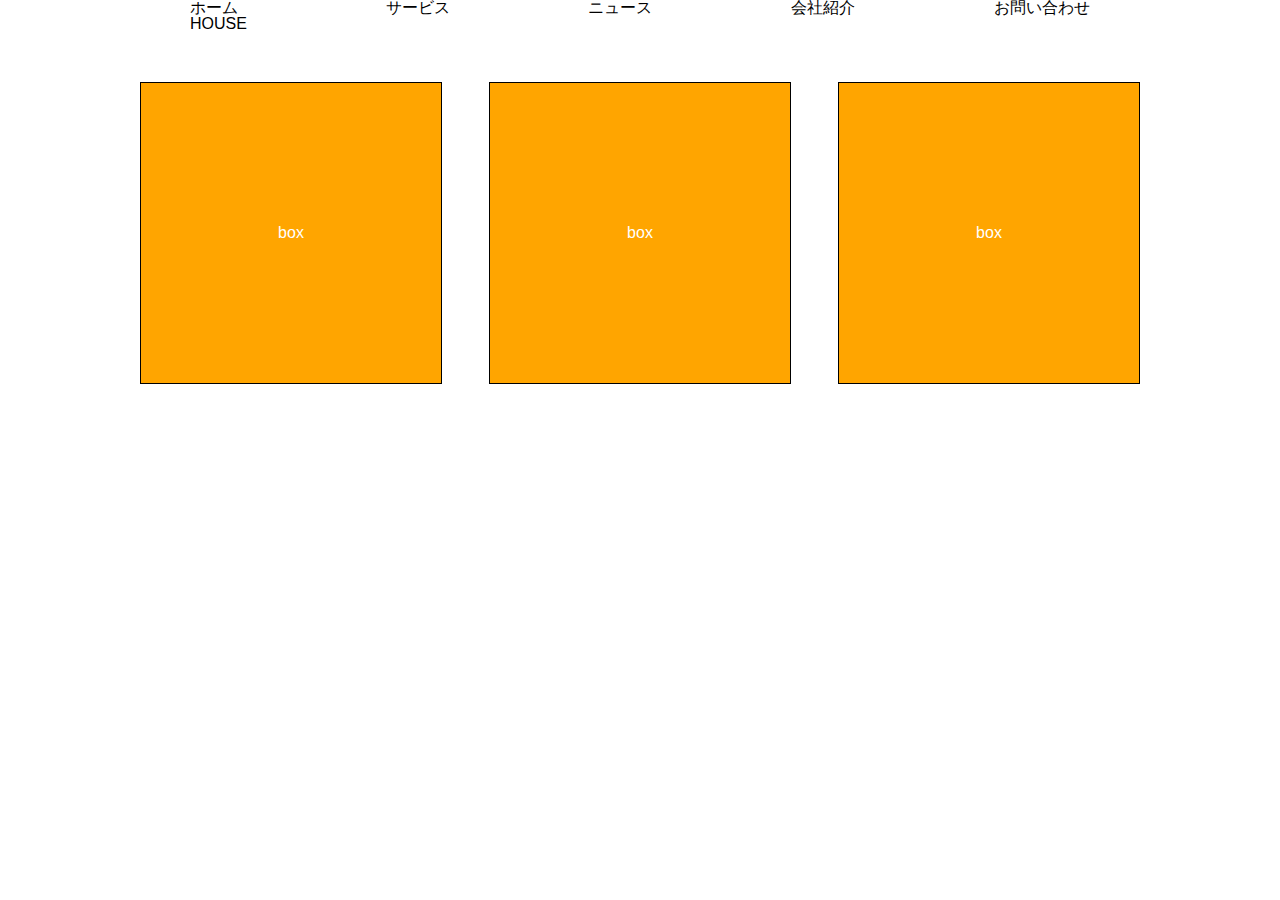
<file: 20240417/index.html>
<!DOCTYPE html>
<html lang="ja">

<head>
    <meta charset="UTF-8">
    <meta name="viewport" content="width=device-width, initial-scale=1.0">
    <title>第2回</title>
    <link rel="stylesheet" href="./css/reset.css">
    <link rel="stylesheet" href="./css/style.css">


</head>

<body>

    <ul class="menu">
        <li>ホーム<br>HOUSE</li>
        <li>サービス</li>
        <li>ニュース</li>
        <li>会社紹介</li>
        <li>お問い合わせ</li>

    </ul>

    <div class="container">
        <div>box</div>
        <div>box</div>
        <div>box</div>

    </div>

</body>

</html>
</file>
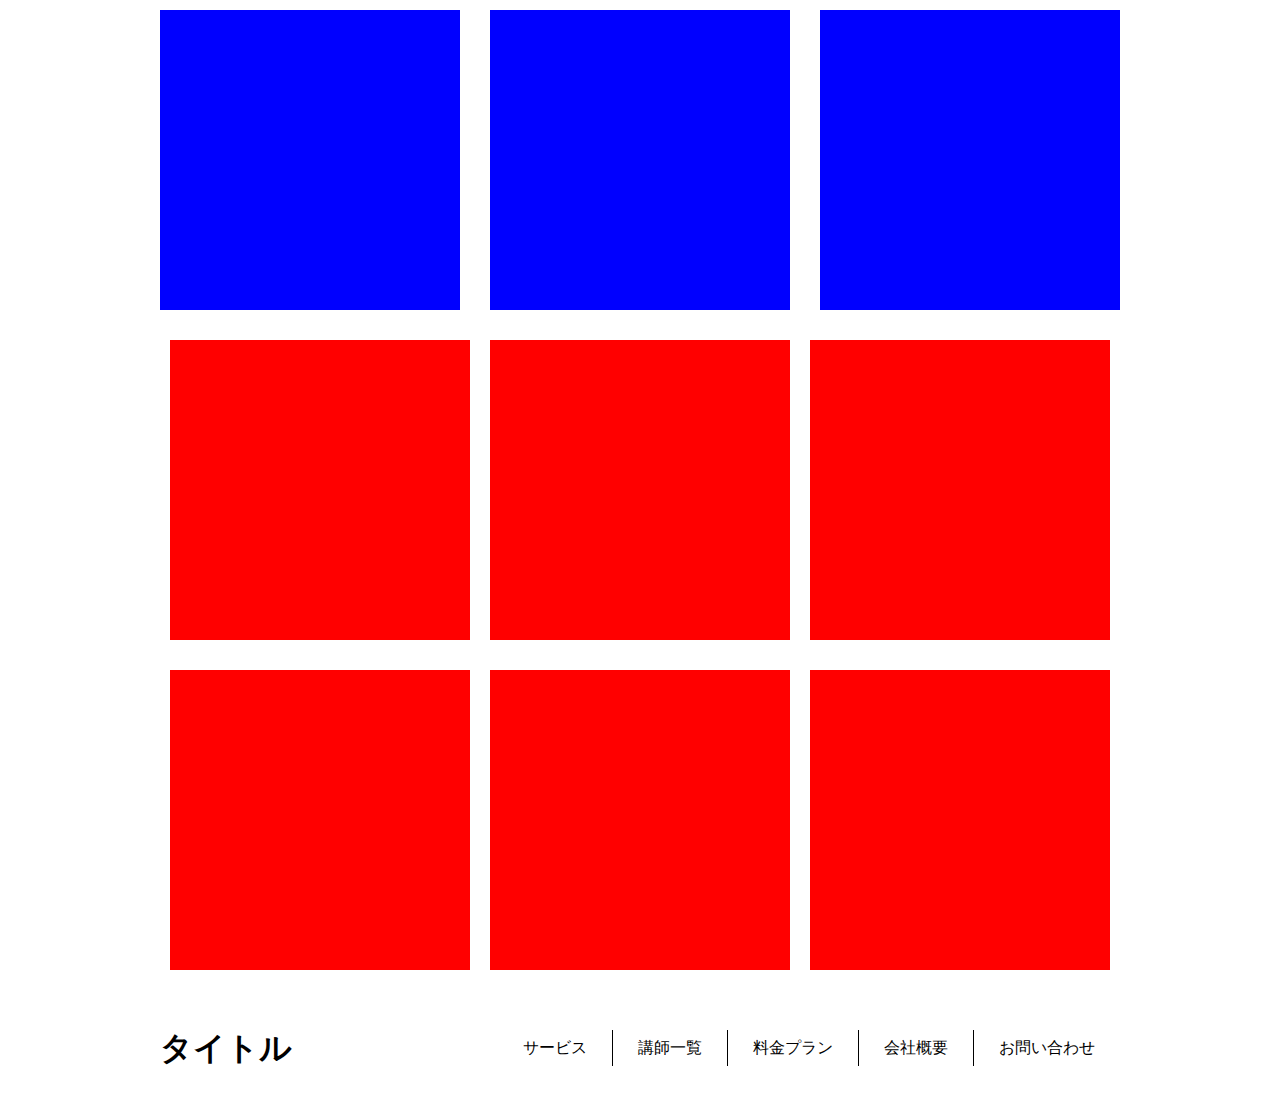
<file: code_kadai2_egawa_work1-2_01/index.html>
<!DOCTYPE html>
<html lang="ja">

<head>
    <meta charset="UTF-8">
    <meta name="viewport" content="width=device-width, initial-scale=1.0">
    <title>第2回課題 江川</title>
    <link rel="stylesheet" href="./css/reset.css">
    <link rel="stylesheet" href="./css/style.css">

</head>

<body>
    <div class="box">
        <div></div>
        <div></div>
        <div></div>

    </div>

    <div class="box2">
        <div></div>
        <div></div>
        <div></div>
        <div></div>
        <div></div>
        <div></div>


    </div>

    <div class="toptab">
        <div class="title">
            <h1>タイトル</h1>
        </div>
        <div class="title2">
            <ul>
                <li>サービス</li>
                <li>講師一覧</li>
                <li>料金プラン</li>
                <li>会社概要</li>
                <li>お問い合わせ</li>
            </ul>
        </div>
    </div>



</body>

</html>
</file>
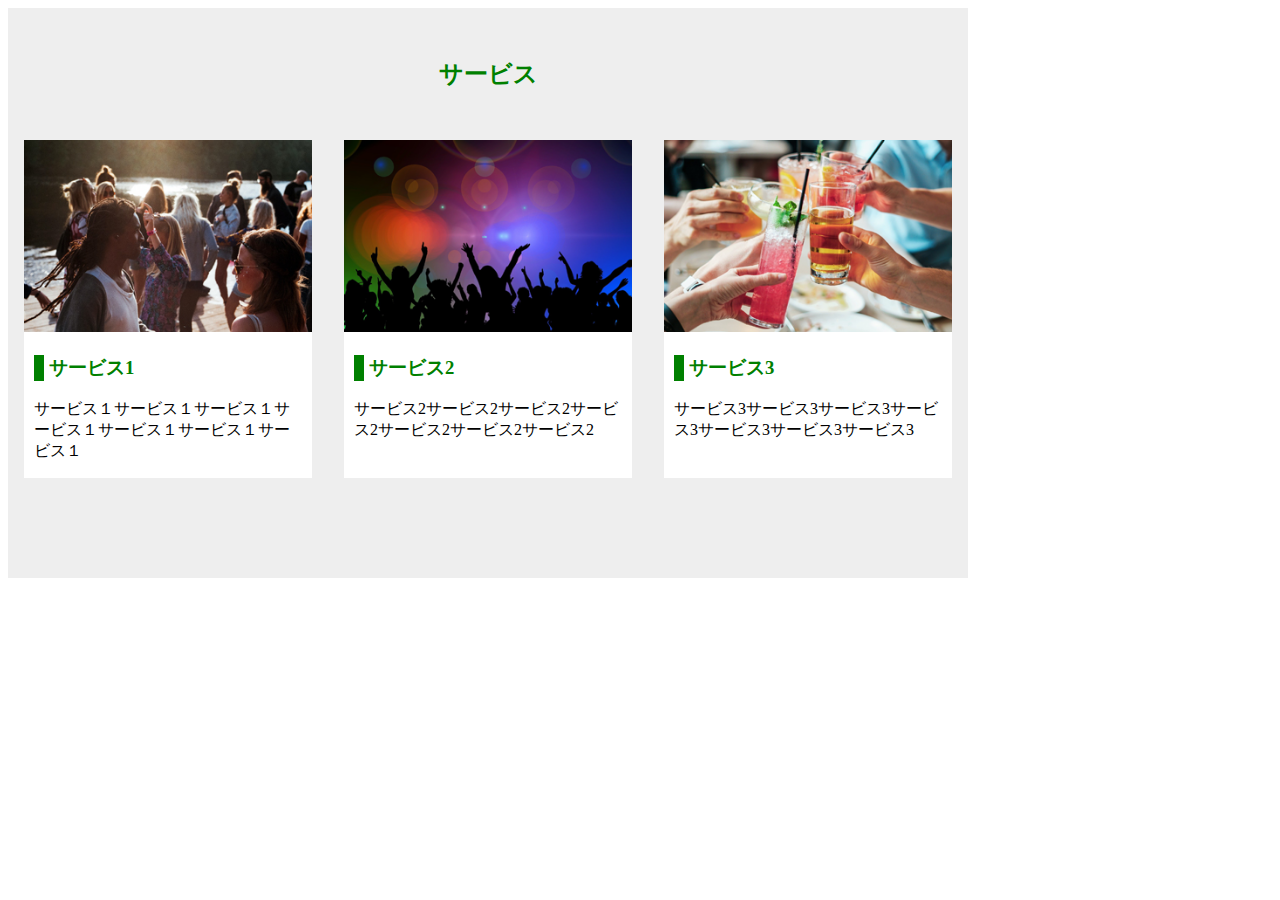
<file: 第3回課題_江川_work2/index.html>
<!DOCTYPE html>
<html lang="ja">

<head>
    <meta charset="UTF-8">
    <meta name="viewport" content="width=device-width, initial-scale=1.0">
    <title>work2</title>

    <link rel="stylesheet" href="./css/style.css">
</head>

<body>
    <div class="title">
        <h2>サービス</h2>

    </div>
    <div class="servicemenu">
        <div class="service1">
            <img src="./images/main_1.jpg" width="100%">
            <h3>サービス1</h3>
            <p>サービス１サービス１サービス１サービス１サービス１サービス１サービス１</p>
        </div>

        <div class="service2">
            <img src="./images/main_2.png" width="100%">
            <h3>サービス2</h3>
            <p>サービス2サービス2サービス2サービス2サービス2サービス2サービス2</p>
        </div>
        <div class="service3">
            <img src="./images/main_3.png" width="100%">
            <h3>サービス3</h3>
            <p>サービス3サービス3サービス3サービス3サービス3サービス3サービス3</p>
        </div>

    </div>
</body>

</html>
</file>
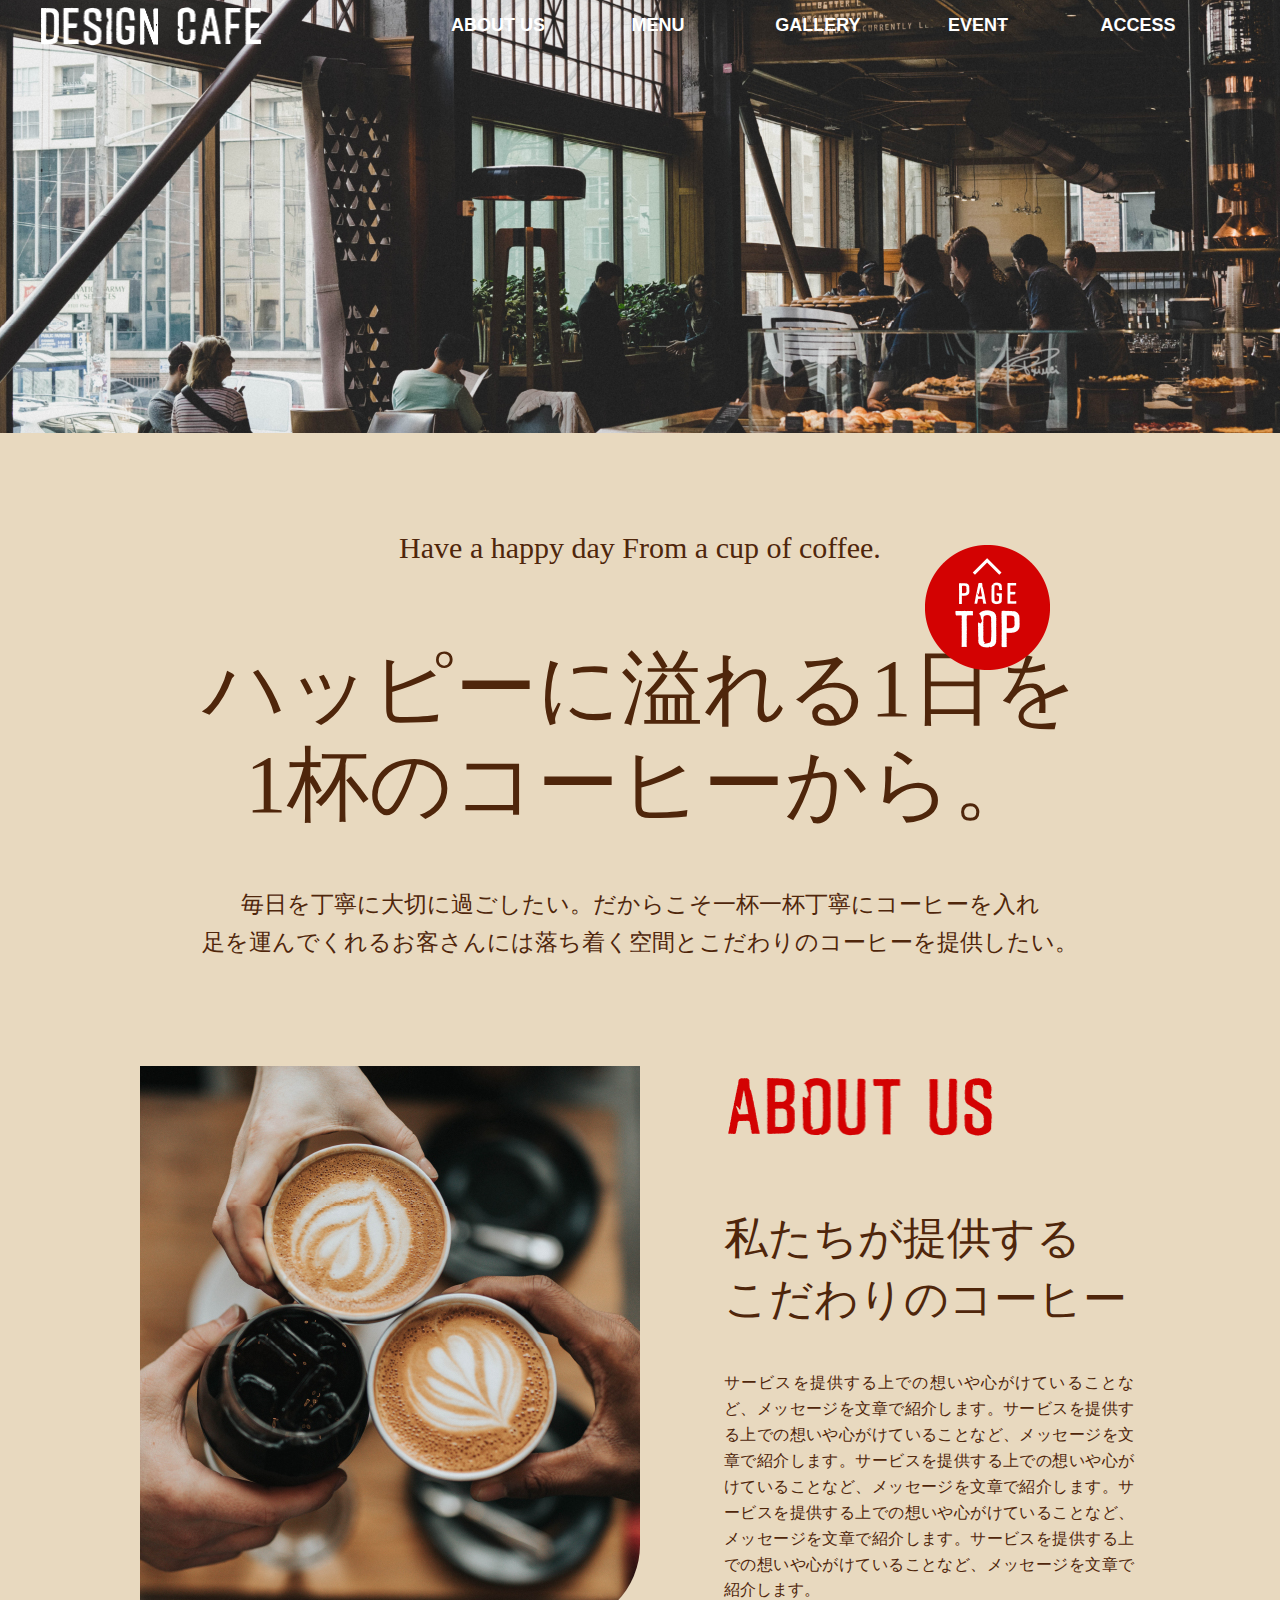
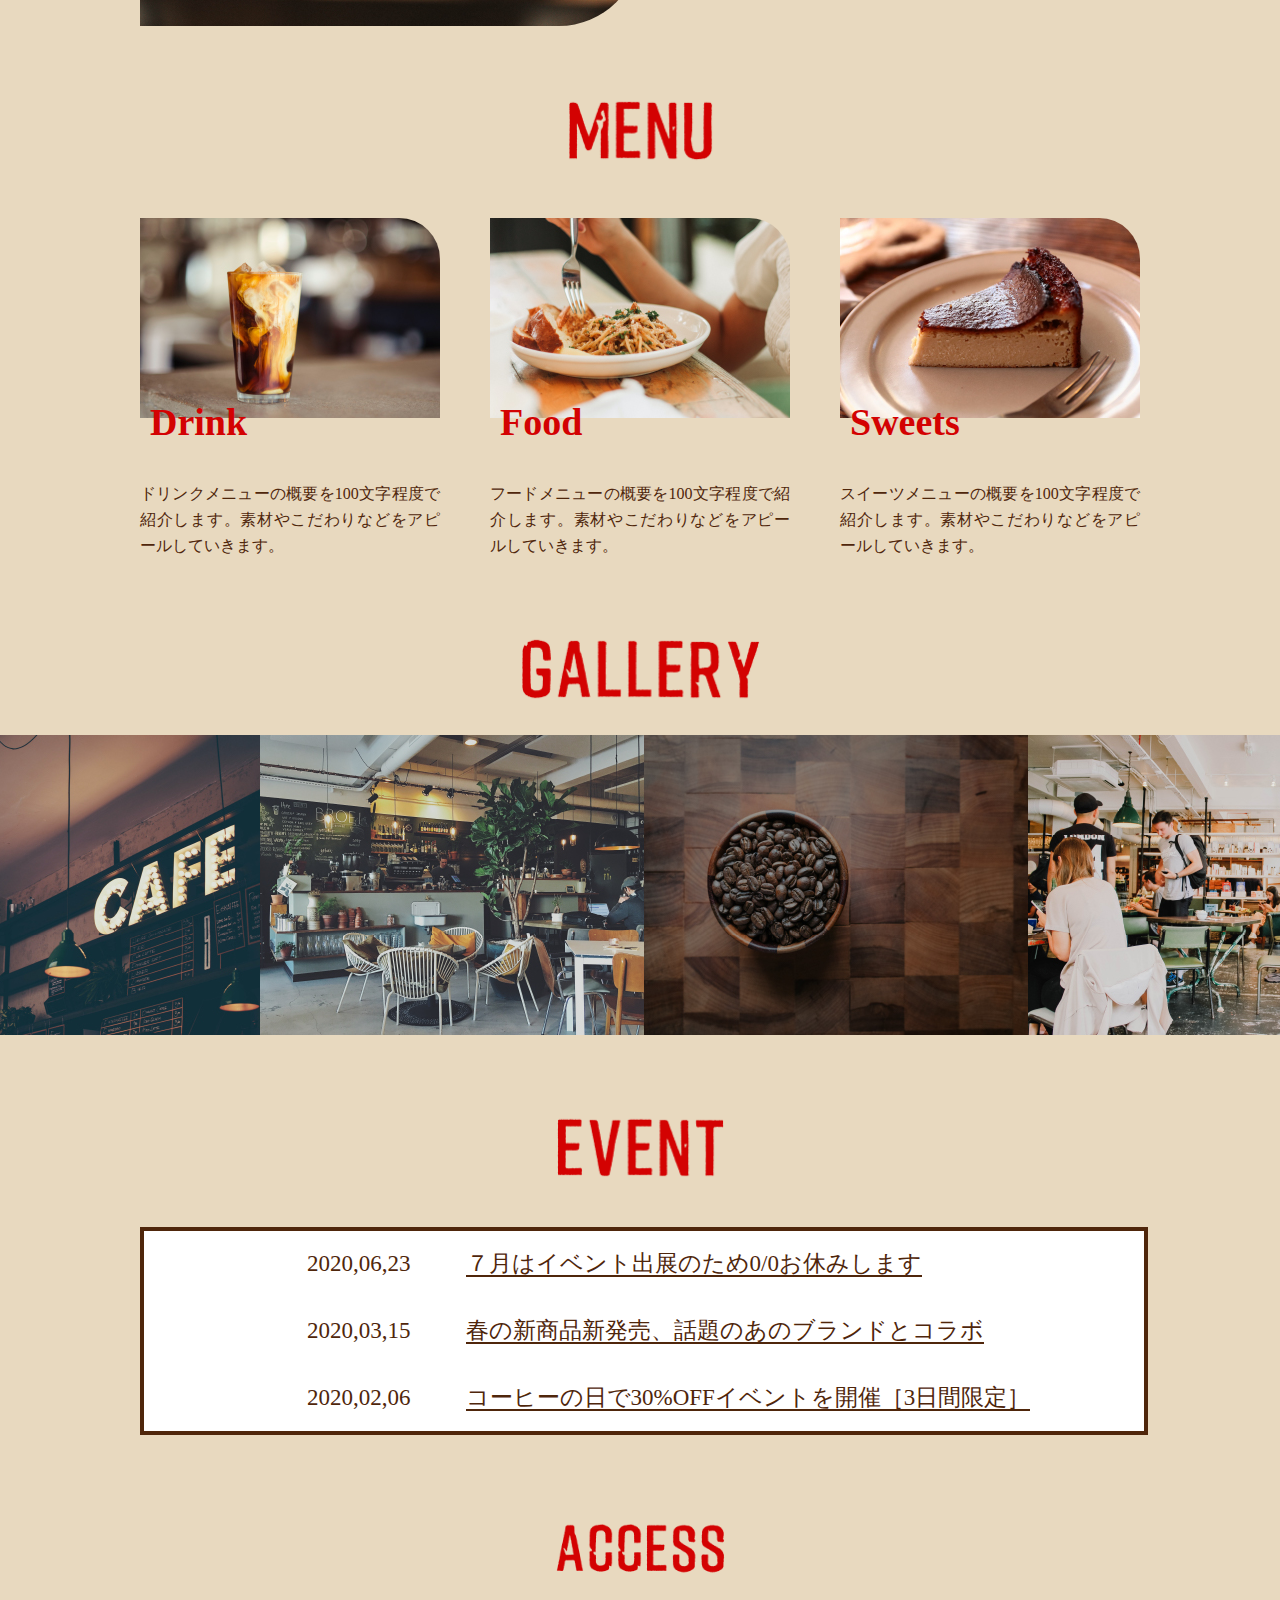
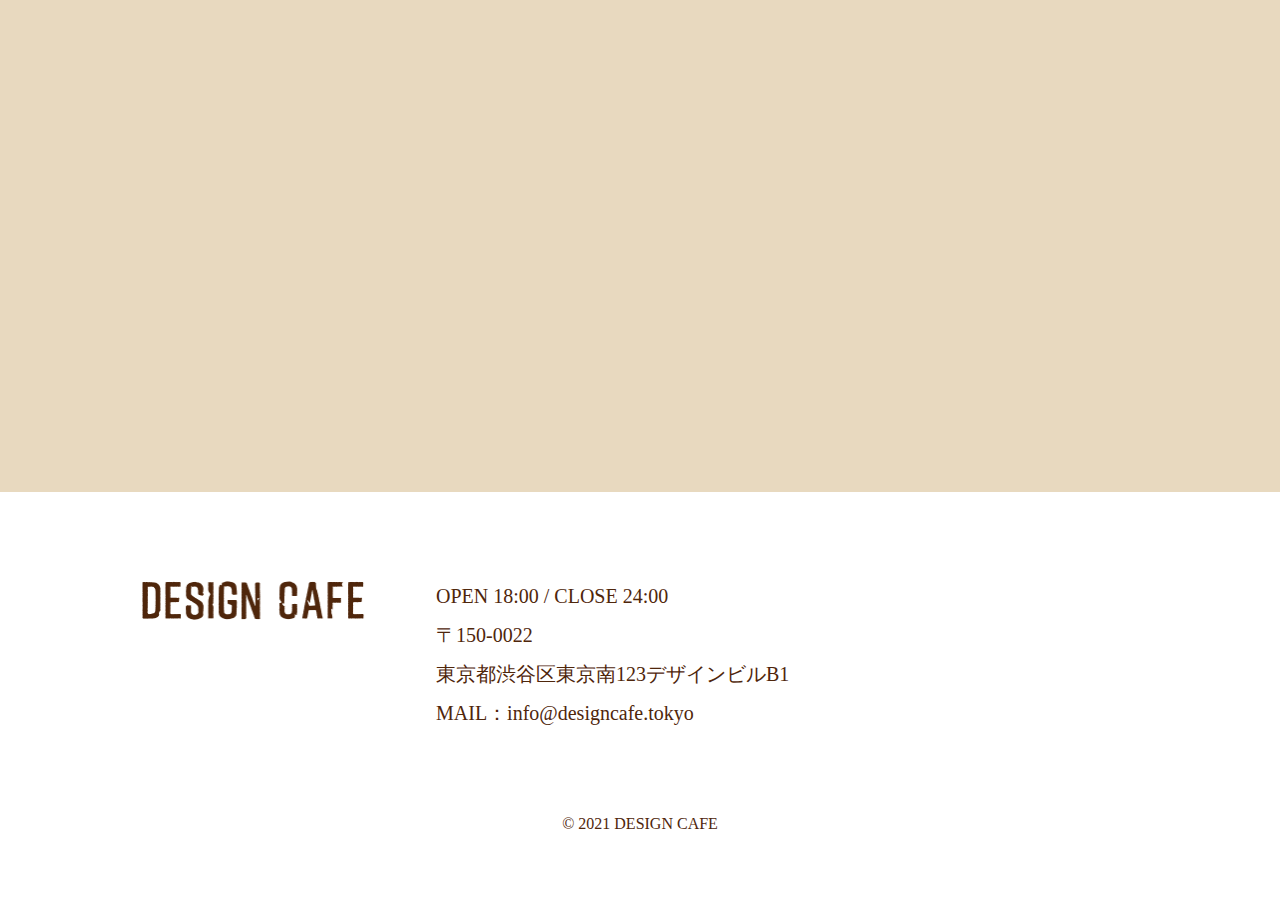
<file: 第４回課題_江川_1/index.html>
<!DOCTYPE html>
<html lang="ja">

<head>
    <meta charset="UTF-8">
    <meta name="viewport" content="width=device-width, initial-scale=1.0">
    <title>Designcafe</title>
    <link rel="stylesheet" href="./CSS/style.css">
    <script src="https://ajax.googleapis.com/ajax/libs/jquery/3.7.1/jquery.min.js"></script>
</head>

<body>

    <div class="header_slider">
        <div>

            <picture>
                <source srcset="images/sp_main_vs@2x-100.jpg" media="(max-width: 767px)">
                <img src=".//images/pc_first-100.jpg" alt="店内の様子">
            </picture>

        </div>

        <div class="header_wrap">
            <div id="pagetop">
                <h1 class="header_logo">
                    <img src="./images/design_cafe_logo_header@2x.png" alt="design cafe">
                </h1>
            </div>
            <nav class="pc_nav">
                <ul>
                    <li><a href="#">ABOUT US</a> </li>
                    <li><a href="#">MENU</a> </li>
                    <li><a href="#">GALLERY</a> </li>
                    <li><a href="#">EVENT</a> </li>
                    <li><a href="#">ACCESS</a> </li>

                </ul>
            </nav>
            <div class="sp_btn">
                <span></span>
            </div>

            <nav class="sp_nav">

                <ul>
                    <li><a href="#">ABOUT US</a> </li>
                    <li><a href="#">MENU</a> </li>
                    <li><a href="#">GALLERY</a> </li>
                    <li><a href="#">EVENT</a> </li>
                    <li><a href="#">ACCESS</a> </li>

                </ul>
            </nav>




        </div>
    </div>
    <!-- ハッピーに溢れる -->
    <div class="almost">

        <div class="poem">
            <p class="p1">Have a happy day From a cup of coffee.</p>
            <p class="p2">ハッピーに溢れる1日を</p>
            <p class="p2">1杯のコーヒーから。</p>
            <p class="p3">毎日を丁寧に大切に過ごしたい。だからこそ一杯一杯丁寧にコーヒーを入れ<br>足を運んでくれるお客さんには落ち着く空間とこだわりのコーヒーを提供したい。</p>
        </div>


        <!-- アバウト -->
        <div class="aboutus">
            <h2>
                <img class="img1" src="./images/pc_about-100.jpg" alt=" aboutus">

            </h2>

            <div class="voice">
                <div>
                    <h2>

                        <img class="img2" src="./images/about_us@2x.png" alt="aboutus">
                    </h2>
                </div>
                <h2>
                    <img class="img1-sp" src="./images/about_us@2x-100.jpg" alt="about">
                </h2>
                <p class="p4">私たちが提供する</p>
                <p class="p4">こだわりのコーヒー</p>
                <p class="p5">
                    サービスを提供する上での想いや心がけていることなど、メッセージを文章で紹介します。サービスを提供する上での想いや心がけていることなど、メッセージを文章で紹介します。サービスを提供する上での想いや心がけていることなど、メッセージを文章で紹介します。サービスを提供する上での想いや心がけていることなど、メッセージを文章で紹介します。サービスを提供する上での想いや心がけていることなど、メッセージを文章で紹介します。
                </p>
            </div>
        </div>


        <!-- メニュー -->
        <section>
            <h2 class="menu">
                <img class="midashimenu" src="./images/menu@2x.png" alt="menu">
            </h2>


            <div class="dfs">
                <section class="dfsblock">
                    <img class="dfsimg" src="./images/pc_menu_drink-100.jpg" alt="drinkmenu">
                    <h3>Drink</h3>
                    <p class="p5">ドリンクメニューの概要を100文字程度で紹介します。素材やこだわりなどをアピールしていきます。</p>
                </section>
                <section class="dfsblock">
                    <img class="dfsimg" src="./images/pc_menu_food-100.jpg" alt="foodmenu">
                    <h3>Food</h3>
                    <p class="p5">フードメニューの概要を100文字程度で紹介します。素材やこだわりなどをアピールしていきます。</p>
                </section>
                <section class="dfsblock">
                    <img class="dfsimg" src="./images/pc_menu_sweets-100.jpg" alt="sweetsmenu">
                    <h3>Sweets</h3>
                    <p class="p5">スイーツメニューの概要を100文字程度で紹介します。素材やこだわりなどをアピールしていきます。</p>
                </section>
            </div>

        </section>


        <!-- ギャラリー -->
        <section>
            <h2 class="gallery">
                <img class="midashigallery" src="./images/gallery@2x.png" alt="gallery">
            </h2>

            <section class="galleryblock">
                <img class="gallerypicture" src="./images/pc_gallary_01-100.jpg" alt="picture1">
                <img class="gallerypicture" src="./images/pc_gallary_02-100.jpg" alt="picture2">
                <img class="gallerypicture" src="./images/pc_gallary_03-100.jpg" alt="picture3">
                <img class="gallerypicture" src="./images/pc_gallary_04-100.jpg" alt="picture4">
                <img class="gallerypicture" src="./images/pc_gallary_05-100.jpg" alt="picture5">
                <img class="sp_gallerypicture" src="./images/mobile_gallery-100.jpg" alt="picture">
            </section>

        </section>

        <!-- イベント -->

        <section>
            <h2 class="eventtitle">
                <img class="midashiimg" src="./images/event@2x.png" alt="event">
            </h2>


            <div class="eventbox">
                <section class="event">
                    <p class="eventday">2020,06,23</p>
                    <p class="eventinfo">７月はイベント出展のため0/0お休みします</p>
                </section>
                <section class="event">
                    <p class="eventday">2020,03,15</p>
                    <p class="eventinfo">春の新商品新発売、話題のあのブランドとコラボ</p>
                </section>
                <section class="event">
                    <p class="eventday">2020,02,06</p>
                    <p class="eventinfo">コーヒーの日で30%OFFイベントを開催［3日間限定］</p>
                </section>
            </div>




        </section>



        <!-- アクセス -->

        <section class="access">
            <h2 class="accesstitle">
                <img class="midashiimg" src="./images/access@2x.png" alt="accsess">
            </h2>

            <div class="accessmap">
                <iframe
                    src="https://www.google.com/maps/embed?pb=!1m18!1m12!1m3!1d3284.3328615393325!2d133.76919017506188!3d34.5957435888384!2m3!1f0!2f0!3f0!3m2!1i1024!2i768!4f13.1!3m3!1m2!1s0x355156479638dad5%3A0x11ce694116eb0dbe!2z5YCJ5pW3576O6Kaz5Zyw5Yy6!5e0!3m2!1sja!2sjp!4v1716133303315!5m2!1sja!2sjp"
                    width="100%" height="471" style="border:0;" allowfullscreen="" loading="lazy"
                    referrerpolicy="no-referrer-when-downgrade"></iframe>
            </div>
        </section>



        <!-- フッダー -->
        <section class="fooderback">
            <div class="fooder">
                <div class="fodderleft">
                    <img class="fodderimg" src="./images/design_cafe_logo_footer@2x.png" alt="designcafe">
                </div>
                <div class="fodderinfo">

                    <p>OPEN 18:00 / CLOSE 24:00</p>
                    <p>〒150-0022</p>
                    <p>東京都渋谷区東京南123デザインビルB1</p>
                    <p>MAIL：info@designcafe.tokyo</p>

                </div>
            </div>
            <p class="copyright">© 2021 DESIGN CAFE</p>
        </section>
        <a href="#pagetop"><img class="pagetop" src="./images/to_top@2x.png" alt="pagetop">
        </a>
    </div>






    <script>
        $(function () {
            $('.sp_btn').on('click', function () {
                $('.sp_btn').toggleClass('open');
                $('.sp_nav').fadeToggle();
            })
        })

    </script>
</body>



</html>
</file>
<file: 20240417/css/style.css>
@charset "utf-8";

.menu {
  list-style: none;
  padding: 0;
  max-width: 900px;
  margin: 0 auto;
  display: flex;
  justify-content: space-between;
}

.container {
  max-width: 1000px;
  margin: 50px auto;
  display: flex;
  justify-content: space-between;
}
.container div {
  width: 30%;
  height: 300px;
  background: orange;
  border: 1px solid black;
  color: white;
  display: flex;
  justify-content: center;
  align-items: center;
}

@media screen and (max-width: 767px) {
  .container {
    flex-direction: column;
    gap: 30px;
  }
  .container div {
    width: 100%;
  }
}
</file>
<file: code_kadai2_egawa_work1-2_01/css/style.css>
@charset "utf-8";

.box {
  max-width: 960px;
  margin: 10px auto;
  display: flex;
  justify-content: space-between;
}
.box div {
  width: 300px;
  height: 300px;
  background-color: blue;
}

.box2 {
  max-width: 960px;
  margin: 30px auto;
  display: flex;
  justify-content: space-around;
  flex-wrap: wrap;
}
.box2 div {
  width: 300px;
  height: 300px;
  background-color: red;
  margin-bottom: 30px;
}

.toptab {
  max-width: 960px;
  margin: 0 auto;
  display: flex;
  justify-content: space-between;
  align-items: center;
  margin-bottom: 50px;
}

.title h1 {
  font-size: xx-large;
  font-weight: bold;
}

.title2 {
  display: flex;
}

.title2 ul {
  list-style: none;
  padding: 0px 0px;
  margin: 0;
  display: flex;
  justify-content: space-between;
}

.title2 li {
  padding: 10px 25px;
  border-right: 1px solid black;
}

.title2 li:last-child {
  border-right: none;
}

@media screen and (max-width: 767px) {
  .toptab {
    flex-direction: column;
    padding: 0 10px;
    align-items: flex-start;
  }
  .title2 {
    width: 100%;
  }
  .title {
    display: flex;
    flex-direction: column;
    align-items: flex-start;
  }
  .title2 ul {
    display: flex;
    flex-direction: column;
    align-items: flex-start;
    width: 50%;
  }
  .title2 li {
    border-right: none;
    border-bottom: 1px solid black;
    width: 100%;
    padding: 10px 0;
  }
}
</file>
<file: 第3回課題_江川_work2/css/style.css>
@charset "utf-8";

.title {
  max-width: 960px;
  color: green;
  background-color: #eeeeee;
  display: flex;
  justify-content: center;
  h2 {
    margin: 50px auto;
  }
}

.servicemenu {
  max-width: 960px;
  color: green;
  display: flex;
  justify-content: space-around;
  background-color: #eeeeee;
  padding-bottom: 100px;
  p {
    color: black;
    padding: 0px 10px;
  }
}

.service1 {
  max-width: 30%;
  background-color: white;
}
.service2 {
  max-width: 30%;
  background-color: white;
}
.service3 {
  max-width: 30%;
  background-color: white;
}

.servicemenu h3 {
  margin-left: 10px;
  padding-left: 5px;
  border-left: 10px solid green;
}

@media screen and (max-width: 400px) {
  .title {
    background-color: white;
  }

  .servicemenu {
    display: flex;
    flex-direction: column;
    padding: 0px 10px;
  }

  .service1 {
    max-width: none;
    margin-bottom: 15px;
  }

  .service2 {
    max-width: none;
    margin-bottom: 15px;
  }
  .service3 {
    max-width: none;
    margin-bottom: 15px;
  }
}
</file>
<file: 第４回課題_江川_1/CSS/style.css>
@charset "utf-8";
/* cssリセット */

/*利用するタグによってこちらの内容は増やす*/

html,
body,
h1,
h2,
h3,
p,
dl,
dt,
dd,
ul,
li {
  margin: 0;
  padding: 0;
  line-height: 1;
  /*デフォルトの文字色、font-familyを予め当てておく*/
  color: #4f260b;
  font-family: "游明朝", YuMincho, "Hiragino Mincho ProN W3",
    "ヒラギノ明朝 ProN W3", "Hiragino Mincho ProN", "HG明朝E", "ＭＳ Ｐ明朝",
    "ＭＳ 明朝", serif;
}

a {
  /*下線を消す*/
  text-decoration: none;
  /*色を消す*/
  color: inherit;
  transition: 0.3s;
}
a:hover {
  opacity: 0.5;
}
ul {
  /*左の「・」を消す*/
  list-style: none;
}

img {
  max-width: 100%;
  vertical-align: bottom;
  border: none;
}

body {
  background-color: #e8d9bf;
}

.pc_nav ul {
  display: flex;
  gap: 55px;
}
.pc_nav ul li {
  width: 105px;
  text-align: center;
  color: #fff;
  font-size: 18px;
  font-weight: bold;
  font-family: "Hiragino Sans W3", "Hiragino Kaku Gothic ProN",
    "ヒラギノ角ゴ ProN W3", "メイリオ", Meiryo, "ＭＳ Ｐゴシック", "MS PGothic",
    sans-serif;
}

.header_logo {
  width: 226px;
}

.header_wrap {
  display: flex;
  justify-content: space-between;
  align-items: center;
  padding: 0 7% 0 3%;
  position: absolute;
  top: 0;
  left: 0;
  width: 100%;
  box-sizing: border-box;
}

/* ハッピーに溢れる */
.almost {
  margin: 0 auto;
  max-width: 1000px;
  font-feature-settings: "palt";
}

.poem {
  display: flex;
  flex-direction: column;
  text-align: center;
}
.p1 {
  font-size: 30px;
  margin: 100px auto 78px auto;
}
.p2 {
  font-size: 82px;
  line-height: 1.17;
}
.p3 {
  font-size: 23px;
  margin-top: 53px;
  margin-bottom: 104px;
  line-height: 1.65;
}

/* アバウトアス */
.aboutus {
  display: flex;
}
.img1-sp {
  display: none;
}
.img1 {
  border-bottom-right-radius: 81px;
  margin-bottom: 64px;
  width: 500px;
}
.voice {
  padding-left: 84px;
  flex-direction: column;
}
.img2 {
  margin-bottom: 65px;
  width: 272px;
}

.p4 {
  font-size: 44px;
  line-height: 1.38;
  text-align: left;
  justify-content: space-around;
}

.p5 {
  margin-top: 40px;
  max-width: 410px;
  font-size: 16px;
  line-height: 1.62;
  text-align: justify;
}

/* メニュー */
.dfs {
  display: flex;
  justify-content: space-between;
}
.dfsimg {
  width: 100%;
}

.dfsblock {
  width: 30%;
}

h3 {
  font-size: 38px;
  color: #d30202;
  margin: -15px 0 0 10px;
}

.dfsimg {
  border-top-right-radius: 41px;
}

h2.menu {
  text-align: center;
  padding-bottom: 50px;
}
.midashimenu {
  width: 151px;
}

/* ギャラリー */
h2.gallery {
  text-align: center;
  padding-top: 70px;
  padding-bottom: 28px;
}
.midashigallery {
  width: 245px;
}
.gallerypicture {
  width: 384px;
}

.galleryblock {
  display: flex;
  justify-content: center;
  padding-bottom: 72px;
}

/* イベント */
h2.eventtitle {
  text-align: center;
  padding-bottom: 42px;
}

.midashiimg {
  width: 173px;
}

.eventbox {
  width: 1000px;
  height: 200px;
  background-color: white;
  border: 4px solid #4f260b;
  font-size: 23px;
  display: flex;
  flex-flow: column;
  justify-content: space-around;
}
.event {
  display: flex;
  padding-left: 163px;
}
.eventinfo {
  border-bottom: 2px solid #4f260b;
}

.eventday {
  padding-right: 55px;
}

/* アクセス */
/* Q.マップの幅がどうあがいても100%表示になりません…
それらしくはできましたが、合っていますでしょうか？ */
.access {
  /* max-width: none;
  width: 100%; */
  margin: 0 calc(50% - 50vw);
}
h2.accesstitle {
  text-align: center;
  padding-top: 80px;
  padding-bottom: 42px;
}

.accessmap {
  /* display: flex; */
  margin: 0 auto;
}
.iframe {
  width: 1920px;
}

/* フッダー */
.fooderback {
  background-color: white;
  margin: -3px calc(50% - 50vw);
}
.fooder {
  /* margin-top: 82px; */
  display: flex;
  margin: 0 auto;
  width: 1000px;
}
.fodderimg {
  margin-top: 82px;
  width: 226px;
}
.fodderinfo {
  margin-top: 85px;
  margin-left: 70px;
  text-align: start;
  font-size: 20px;
  line-height: 1.95em;
}
.fodderinfo p {
  line-height: 1.95em;
}

.copyright {
  margin-top: 83px;
  padding-bottom: 80px;
  text-align: center;
  font-size: 16px;
}

/* ページトップ */
.pagetop {
  width: 125px;
  position: fixed;
  bottom: 230px;
  right: 230px;
}

/* 以下スマホ版メニュー */

.sp_nav,
.sp_btn {
  display: none;
}

@media screen and (max-width: 1100px) {
  .pc_nav {
    display: none;
  }
  .sp_btn {
    display: block;
    height: 23px;
    cursor: pointer;
    /* 重なり具合の調節１＜２ */
    z-index: 2;
  }

  .sp_btn span {
    display: block;
    width: 33px;
    height: 3px;
    border-radius: 2px;
    background-color: #fff;
    position: relative;
    top: 10px;

    /* ボタンの変化 */
    transition: 0.3s;
  }

  .sp_btn span::before,
  .sp_btn span::after {
    content: "";
    display: block;
    width: 33px;
    height: 3px;
    border-radius: 2px;
    background-color: #fff;
    position: absolute;
    transition: 0.3s;
  }
  .sp_btn span::before {
    bottom: 10px;
  }
  .sp_btn span::after {
    top: 10px;
  }

  /* ばつ印 */
  .sp_btn.open span {
    background: transparent;
  }
  .sp_btn.open span::before {
    bottom: 0;
    transform: rotate(45deg);
  }

  .sp_btn.open span::after {
    top: 0;
    transform: rotate(135deg);
  }
  /* ばつ印 */

  .sp_nav {
    position: absolute;
    top: 0;
    left: 0;
    width: 100%;
    height: 100vh;
    background: rgba(0, 0, 0, 0.8);
    /* 重なりの調節 */
    z-index: 1;
  }
  .sp_nav ul {
    display: flex;
    flex-direction: column;
    justify-content: center;
    align-items: center;
    height: 100%;
  }
  .sp_nav ul li {
    padding: 20px;
    color: #fff;
    font-family: "Hiragino Sans W3", "Hiragino Kaku Gothic ProN",
      "ヒラギノ角ゴ ProN W3", "メイリオ", Meiryo, "ＭＳ Ｐゴシック",
      "MS PGothic", sans-serif;
    font-size: 18px;
  }

  /* ここまで1100pxメディアクエリ */
}

/* ここから767pxメディアクエリ */

@media screen and (max-width: 767px) {
  /* ページトップバナー */
  .pagetop {
    width: 100px;
    position: fixed;
    bottom: 205px;
    right: 13px;
  }
  /* ハッピーに溢れる */

  .poem {
    display: flex;
    flex-direction: column;
    text-align: center;
  }
  .p1 {
    font-size: 17px;
    margin: 44px auto 30px auto;
  }
  .p2 {
    font-size: 38px;
    line-height: 1.17;
  }
  .p3 {
    font-size: 16px;
    margin: 26px 22px 70px 22px;
    line-height: 1.65em;
  }
  /* 改行うまくいかない。。 */

  .voice {
    padding-left: initial;
  }

  .img1 {
    display: none;
  }

  .img1-sp {
    display: block;
    margin-top: 18px;
    margin-bottom: 35px;
    width: 100%;
  }

  .img2 {
    display: flex;
    margin: 0 auto;
    width: 160px;
  }

  .p4 {
    font-size: 36px;
    line-height: 1.38;
    text-align: left;
    padding-left: 20px;
    justify-content: space-around;
  }

  .p5 {
    max-width: 767px;
    font-size: 16px;
    line-height: 1.62;
    text-align: left;
    margin: 33px 20px 57px 20px;
  }

  /* メニュー */
  .dfs {
    display: flex;
    flex-flow: column;
    /* justify-content: center; */
  }

  .dfsimg {
    width: 80%;
  }

  .dfsblock {
    width: 100%;
  }
  .dfs p {
    font-size: 17px;
    margin: 35px 30px 60px 35px;
    text-align: left;
  }
  h3 {
    font-size: 40px;
    color: #d30202;
    margin: -10px 0 0 46px;
  }

  .dfsimg {
    border-top-right-radius: 41px;
    display: flex;
    margin: 0 auto;
  }

  h2.menu {
    text-align: center;
    padding-bottom: 22px;
  }
  .midashimenu {
    width: 81px;
  }

  /* ギャラリー */
  h2.gallery {
    text-align: center;
    padding-top: 95px;
    padding-bottom: 22px;
  }
  .midashigallery {
    width: 141px;
  }
  .gallerypicture {
    display: none;
  }
  .sp_gallerypicture {
    display: block;
    margin-bottom: 35px;
    width: 100%;
  }

  /* 想定より上下のスペースが大きくなっているような気がします。
検証ツールで確認できる方法を教えていただけますでしょうか？ */

  .galleryblock {
    display: flex;
    justify-content: center;
    padding-bottom: 72px;
  }

  /* イベント */
  h2.eventtitle {
    padding-bottom: 22px;
    margin: 0 auto;
  }

  .midashiimg {
    width: 96px;
  }

  .eventbox {
    width: 90%;
    margin: 0 auto;
    height: 200px;
    background-color: white;
    border: 4px solid #4f260b;
    font-size: 16px;
    display: flex;
    flex-flow: column;
  }

  .event {
    display: flex;
    flex-flow: column;
    justify-content: left;
  }
  .event {
    padding-left: 33px;
  }
  .eventinfo {
    display: inline-block;
    /* 下線の長さが変わりません
    文末の３点リーダーも表示されません… */
    border-bottom: 1px solid #4f260b;
    padding-top: 5px;
    text-overflow: ellipsis;
  }

  /* アクセス */
  .access {
    /* max-width: none;
  width: 100%; */
    margin: 0 calc(50% - 50vw);
  }
  h2.accesstitle {
    text-align: center;
    padding-top: 80px;
    padding-bottom: 5px;
  }

  .accessmap {
    /* display: flex; */
    margin: 0 auto;
  }
  .accessmap iframe {
    height: 190px;
  }

  /* フッダー */
  .fooderback {
    background-color: white;
    margin: -3px calc(50% - 50vw);
  }
  .fooder {
    /* margin-top: 82px; */
    display: flex;
    flex-flow: column;
    justify-content: center;
  }
  .fodderimg {
    margin-top: 50px;
    margin-left: 20px;
    width: 226px;
  }
  .fodderinfo {
    margin-top: 36px;
    margin-left: 20px;
    font-size: 18px;
  }
  .fodderinfo p {
    line-height: 1.72em;
  }

  .copyright {
    margin-top: 50px;
    padding-bottom: 80px;
    text-align: center;
    font-size: 16px;
  }

  /* ページトップ */
  .pagetop {
    width: 100px;
    position: fixed;
    bottom: 205px;
    right: 12px;
  }
}
</file>
